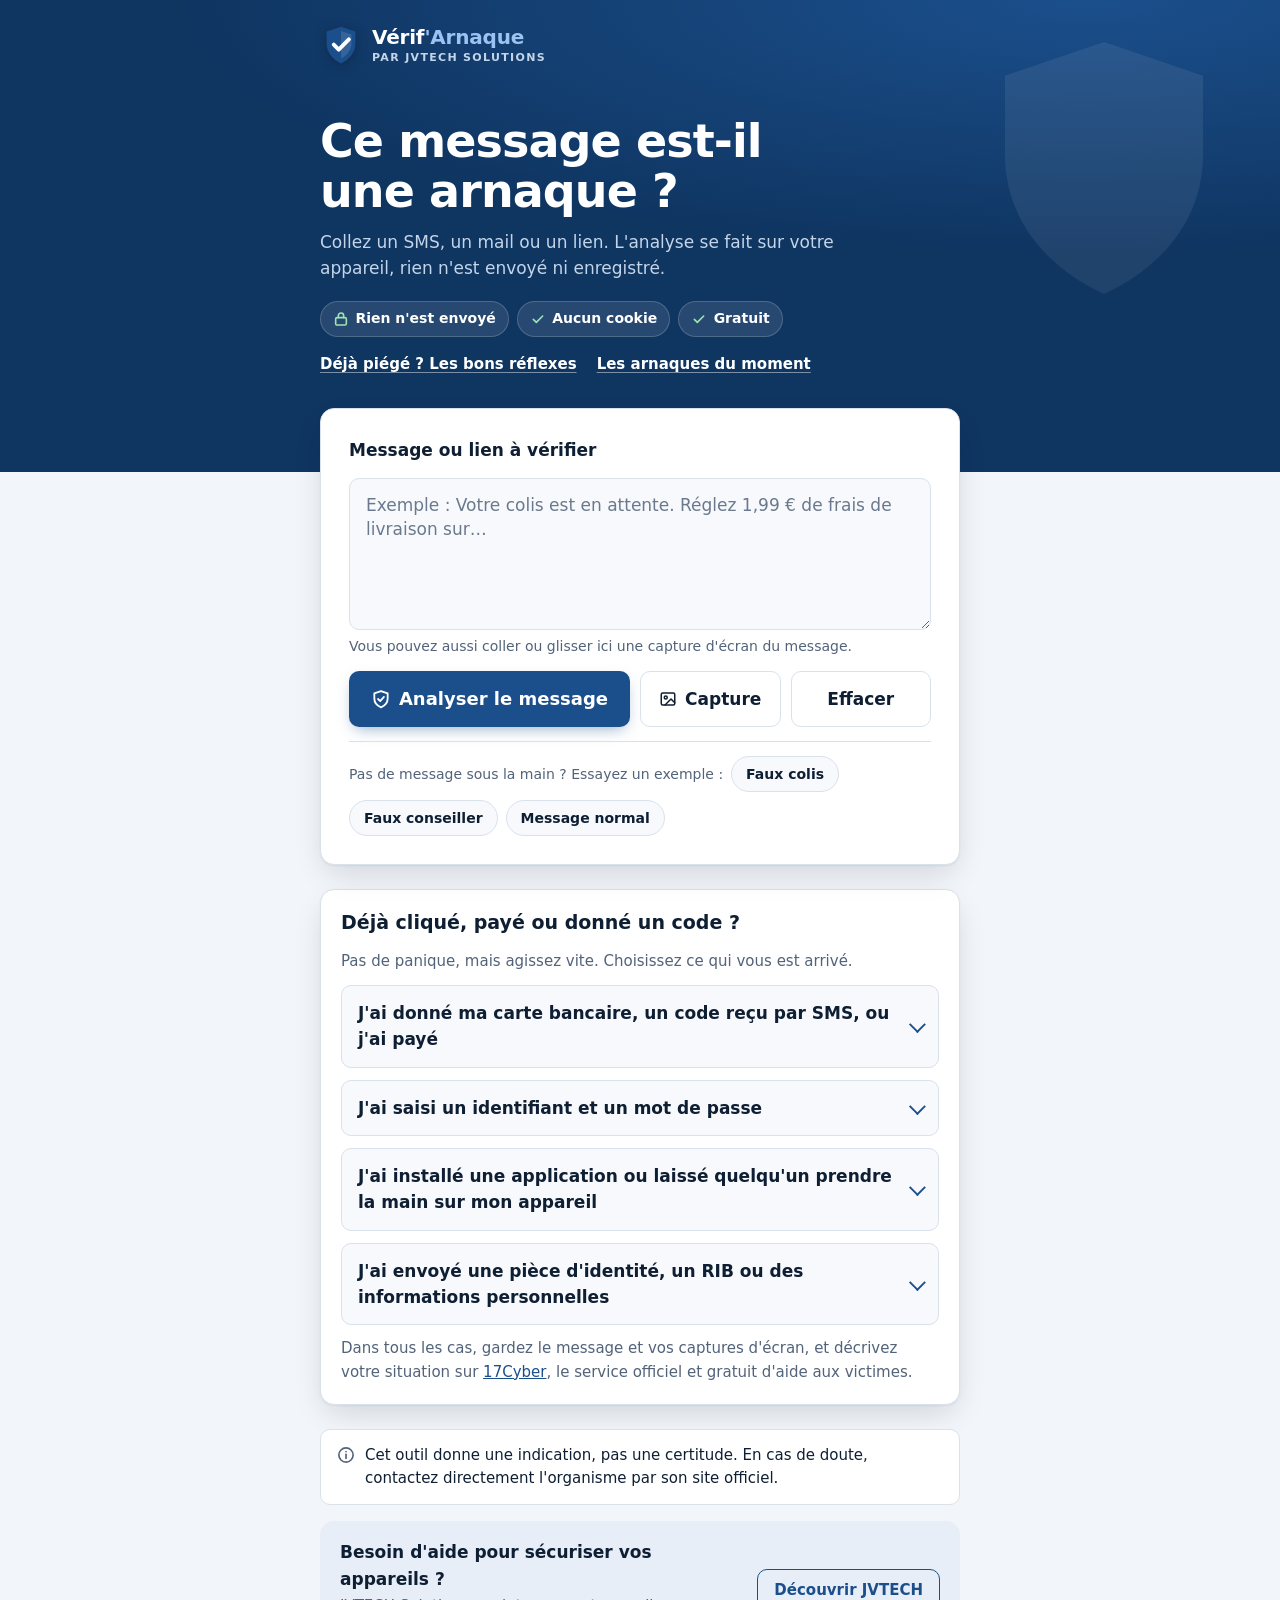
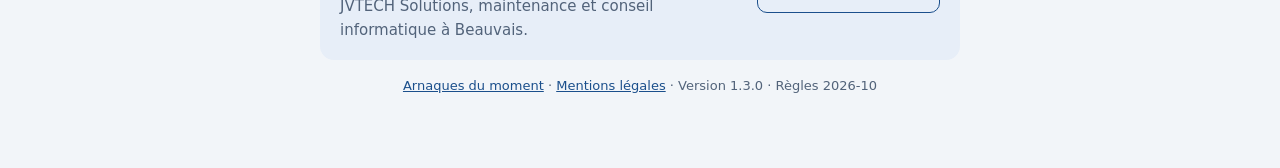
<file: index.html>
<!doctype html>
<html lang="fr">
<head>
<meta charset="utf-8">
<meta name="viewport" content="width=device-width, initial-scale=1, viewport-fit=cover">
<title>Ce message est-il une arnaque ?</title>
<link rel="icon" href="logo/logo-icone.svg" type="image/svg+xml">
<meta name="claude:viewport-fit-sides" content="cover">
<meta name="description" content="Collez un SMS, un mail ou un lien suspect : l'analyse se fait sur votre appareil, rien n'est envoyé ni enregistré. Une initiative de JVTECH Solutions.">
<meta name="robots" content="index,follow">
<meta name="theme-color" content="#0f3561">
<meta name="version" content="1.3.0">
<link rel="stylesheet" href="style.css">
<link rel="manifest" href="manifest.webmanifest">
<link rel="apple-touch-icon" href="logo/icone-180.png">
</head>
<body>
<header class="bandeau">
  <svg class="filigrane" viewBox="0 0 64 64" aria-hidden="true">
    <path d="M32 4 54 11.5V29c0 14.5-9.4 25.2-22 31-12.6-5.8-22-16.5-22-31V11.5z" fill="#ffffff"></path>
  </svg>
  <div class="conteneur">
    <a class="logo" href="./" aria-label="Vérif'Arnaque, par JVTECH Solutions">
      <svg viewBox="0 0 64 64" width="42" height="42" aria-hidden="true">
        <path d="M32 4 54 11.5V29c0 14.5-9.4 25.2-22 31-12.6-5.8-22-16.5-22-31V11.5z" fill="var(--marque)"></path>
        <path d="M32 10.5 48 16v13c0 10.6-6.5 18.6-16 23.6V10.5z" fill="#ffffff" fill-opacity=".12"></path>
        <path d="m21 31.5 7.5 7.5L44 23.5" fill="none" stroke="#ffffff" stroke-width="6" stroke-linecap="round" stroke-linejoin="round"></path>
      </svg>
      <span class="logo-texte"><span class="logo-nom">Vérif<span>'Arnaque</span></span><span class="logo-sous">par JVTECH Solutions</span></span>
    </a>
    <h1>Ce message est‑il une arnaque&nbsp;?</h1>
    <p class="sous-titre">Collez un SMS, un mail ou un lien. L'analyse se fait sur votre appareil, rien n'est envoyé ni enregistré.</p>
    <ul class="garanties">
      <li><svg width="16" height="16" viewBox="0 0 24 24" fill="none" stroke="currentColor" stroke-width="2.4" stroke-linecap="round" stroke-linejoin="round" aria-hidden="true"><rect x="4" y="10" width="16" height="11" rx="2"></rect><path d="M8 10V7a4 4 0 0 1 8 0v3"></path></svg>Rien n'est envoyé</li>
      <li><svg width="16" height="16" viewBox="0 0 24 24" fill="none" stroke="currentColor" stroke-width="2.4" stroke-linecap="round" stroke-linejoin="round" aria-hidden="true"><path d="m5 12.5 4.5 4.5L19 7.5"></path></svg>Aucun cookie</li>
      <li><svg width="16" height="16" viewBox="0 0 24 24" fill="none" stroke="currentColor" stroke-width="2.4" stroke-linecap="round" stroke-linejoin="round" aria-hidden="true"><path d="m5 12.5 4.5 4.5L19 7.5"></path></svg>Gratuit</li>
    </ul>
    <nav class="raccourcis" aria-label="Raccourcis">
      <a href="#deja-pris">Déjà piégé ? Les bons réflexes</a>
      <a href="arnaques.html">Les arnaques du moment</a>
    </nav>
  </div>
</header>

<main class="conteneur principal">

  <form class="carte saisie" id="formulaire" novalidate>
    <label for="message">Message ou lien à vérifier</label>
    <div class="depot" id="depot">
      <textarea id="message" name="message" autocomplete="off" autocorrect="off" spellcheck="false"
        placeholder="Exemple : Votre colis est en attente. Réglez 1,99 € de frais de livraison sur…"></textarea>
      <p class="depot-aide" id="depot-aide">Vous pouvez aussi coller ou glisser ici une capture d'écran du message.</p>
    </div>
    <div class="image-etat" id="image-etat" hidden>
      <img id="image-apercu" alt="Capture d'écran ajoutée">
      <p id="image-message" role="status"></p>
    </div>
    <p class="note" id="note-lien-image" hidden>Ce lien semble mener à une image. Nous ne l'ouvrons pas : ouvrir une image envoyée par un inconnu peut prévenir l'escroc que votre numéro ou votre adresse est actif. Faites plutôt une capture d'écran du message et ajoutez-la.</p>
    <p class="erreur" id="erreur" hidden>Collez d'abord un message ou un lien dans la zone ci-dessus.</p>
    <div class="actions">
      <button type="submit" class="btn-principal" id="analyser">
        <svg width="20" height="20" viewBox="0 0 24 24" fill="none" stroke="currentColor" stroke-width="2.2" stroke-linecap="round" stroke-linejoin="round" aria-hidden="true"><path d="M12 2.5 20 5.3v6.2c0 5-3.4 8.7-8 10.5-4.6-1.8-8-5.5-8-10.5V5.3z"></path><path d="m8.5 12 2.5 2.5 4.5-5"></path></svg>
        Analyser le message
      </button>
      <button type="button" class="btn-secondaire" id="ajouter-image">
        <svg width="18" height="18" viewBox="0 0 24 24" fill="none" stroke="currentColor" stroke-width="2" stroke-linecap="round" stroke-linejoin="round" aria-hidden="true"><rect x="3" y="4" width="18" height="16" rx="2"></rect><circle cx="9" cy="10" r="2"></circle><path d="m21 17-5-5-8 8"></path></svg>
        Capture
      </button>
      <button type="button" class="btn-secondaire" id="effacer">Effacer</button>
      <input type="file" id="fichier-image" accept="image/*" hidden>
    </div>
    <div class="exemples" id="exemples">
      <span>Pas de message sous la main ? Essayez un exemple :</span>
      <button type="button" id="ex-colis" data-exemple="colis">Faux colis</button>
      <button type="button" id="ex-banque" data-exemple="banque">Faux conseiller</button>
      <button type="button" id="ex-legitime" data-exemple="legitime">Message normal</button>
    </div>
  </form>

  <section class="resultat" id="resultat" aria-live="polite" hidden>
    <div class="carte verdict" id="verdict">
      <div class="verdict-tete">
        <span id="verdict-icone" aria-hidden="true"></span>
        <div class="verdict-texte">
          <span class="verdict-niveau" id="verdict-niveau"></span>
          <p id="verdict-message"></p>
        </div>
      </div>
      <div class="jauge" aria-hidden="true">
        <div class="jauge-barres"><span></span><span></span><span></span></div>
        <div class="jauge-libelles"><span>Faible</span><span>Moyen</span><span>Élevé</span></div>
        <p class="score" id="score"></p>
      </div>
    </div>

    <div class="carte bloc">
      <h2>Ce que nous avons repéré</h2>
      <ul class="raisons" id="raisons"></ul>
    </div>

    <div class="carte bloc">
      <h2>Que faire ?</h2>
      <ol class="gestes" id="gestes"></ol>
    </div>

    <div class="carte bloc partage">
      <h2>Prévenir un proche</h2>
      <p class="bloc-aide">Partagez le verdict à quelqu'un qui a reçu le même message. Le texte de votre message n'est pas inclus.</p>
      <div class="partage-boutons">
        <button type="button" class="btn-secondaire" id="partager">
          <svg width="18" height="18" viewBox="0 0 24 24" fill="none" stroke="currentColor" stroke-width="2" stroke-linecap="round" stroke-linejoin="round" aria-hidden="true"><circle cx="18" cy="5" r="2.5"></circle><circle cx="6" cy="12" r="2.5"></circle><circle cx="18" cy="19" r="2.5"></circle><path d="m8.2 10.8 7.6-4.4M8.2 13.2l7.6 4.4"></path></svg>
          Partager le résultat
        </button>
        <button type="button" class="btn-secondaire" id="copier">
          <svg width="18" height="18" viewBox="0 0 24 24" fill="none" stroke="currentColor" stroke-width="2" stroke-linecap="round" stroke-linejoin="round" aria-hidden="true"><rect x="8" y="8" width="12" height="12" rx="2"></rect><path d="M16 8V6a2 2 0 0 0-2-2H6a2 2 0 0 0-2 2v8a2 2 0 0 0 2 2h2"></path></svg>
          Copier
        </button>
      </div>
      <p class="partage-etat" id="partage-etat" role="status"></p>
    </div>
  </section>

  <section class="carte bloc victime" id="deja-pris" aria-labelledby="titre-deja-pris">
    <h2 id="titre-deja-pris">Déjà cliqué, payé ou donné un code&nbsp;?</h2>
    <p class="bloc-aide">Pas de panique, mais agissez vite. Choisissez ce qui vous est arrivé.</p>
    <details>
      <summary>J'ai donné ma carte bancaire, un code reçu par SMS, ou j'ai payé</summary>
      <ol class="gestes">
        <li><span><strong>Appelez tout de suite votre banque</strong> pour faire opposition sur votre carte : le numéro est au dos de la carte ou dans l'application. À défaut, le serveur interbancaire d'opposition répond 7 jours sur 7 au <a href="tel:+33892705705">0 892 705 705</a> (appel payant).</span></li>
        <li><span>Si quelqu'un vous appelle « de la part de votre banque », raccrochez et rappelez vous-même le numéro habituel.</span></li>
        <li><span>Demandez par écrit à votre banque de contester les paiements que vous n'avez pas autorisés.</span></li>
        <li><span>Portez plainte au commissariat ou à la gendarmerie avec vos captures d'écran. Pour un conseil, Info Escroqueries répond au <a href="tel:+33805805817">0 805 805 817</a> (appel gratuit).</span></li>
      </ol>
    </details>
    <details>
      <summary>J'ai saisi un identifiant et un mot de passe</summary>
      <ol class="gestes">
        <li><span><strong>Changez tout de suite ce mot de passe</strong>, en passant par le site ou l'application officielle, jamais par le lien du message.</span></li>
        <li><span>Changez-le aussi partout où vous utilisiez le même.</span></li>
        <li><span>Activez la double vérification (un code de confirmation à chaque connexion) si le service le propose.</span></li>
        <li><span>Vérifiez l'activité récente du compte et vos coordonnées (adresse mail, téléphone) : l'escroc a pu les changer.</span></li>
        <li><span>S'il s'agit de votre messagerie ou d'un réseau social, prévenez vos contacts de se méfier des messages envoyés en votre nom.</span></li>
      </ol>
    </details>
    <details>
      <summary>J'ai installé une application ou laissé quelqu'un prendre la main sur mon appareil</summary>
      <ol class="gestes">
        <li><span><strong>Raccrochez et coupez internet</strong> (mode avion ou Wi-Fi coupé).</span></li>
        <li><span>Désinstallez l'application installée à la demande de l'inconnu (AnyDesk, TeamViewer ou autre).</span></li>
        <li><span>Depuis un autre appareil, changez vos mots de passe importants : banque, messagerie.</span></li>
        <li><span>Prévenez votre banque, surtout si vous vous êtes connecté à votre compte pendant l'appel.</span></li>
        <li><span>Faites vérifier l'appareil avant de vous en resservir : <a href="https://jvtechsolutions.fr/" rel="noopener">JVTECH Solutions</a> peut le contrôler et le nettoyer.</span></li>
      </ol>
    </details>
    <details>
      <summary>J'ai envoyé une pièce d'identité, un RIB ou des informations personnelles</summary>
      <ol class="gestes">
        <li><span><strong>Portez plainte</strong> en joignant les preuves : le récépissé vous protégera si quelqu'un utilise votre identité.</span></li>
        <li><span>Méfiez-vous des appels qui suivront : les escrocs se servent de ces informations pour paraître crédibles.</span></li>
        <li><span>Surveillez vos comptes et votre courrier (crédits ou abonnements ouverts à votre nom).</span></li>
      </ol>
    </details>
    <p class="bloc-aide">Dans tous les cas, gardez le message et vos captures d'écran, et décrivez votre situation sur <a href="https://www.17cyber.gouv.fr/" rel="noopener">17Cyber</a>, le service officiel et gratuit d'aide aux victimes.</p>
  </section>

  <footer>
    <p class="avertissement">
      <svg width="18" height="18" viewBox="0 0 24 24" fill="none" stroke="currentColor" stroke-width="2.2" stroke-linecap="round" stroke-linejoin="round" aria-hidden="true"><circle cx="12" cy="12" r="9.5"></circle><path d="M12 11v5.5"></path><path d="M12 7.5h.01"></path></svg>
      <span>Cet outil donne une indication, pas une certitude. En cas de doute, contactez directement l'organisme par son site officiel.</span>
    </p>
    <div class="jvtech">
      <div>
        <strong>Besoin d'aide pour sécuriser vos appareils ?</strong>
        <span>JVTECH Solutions, maintenance et conseil informatique à Beauvais.</span>
      </div>
      <a href="https://jvtechsolutions.fr/" rel="noopener">Découvrir JVTECH</a>
    </div>
    <div class="installer" id="bloc-installer" hidden>
      <span>Gardez Vérif'Arnaque sur votre écran d'accueil, il marche même sans internet.</span>
      <button type="button" class="btn-secondaire" id="installer">Installer l'appli</button>
    </div>
    <p class="mentions"><a href="arnaques.html">Arnaques du moment</a> · <a href="https://jvtechsolutions.fr/mentions-legales/" rel="noopener">Mentions légales</a> · Version <span id="version-logiciel">1.3.0</span> · Règles <span id="version-regles">—</span></p>
  </footer>
</main>

<!-- Le fichier de règles se modifie sans toucher à cette page -->
<script src="regles.js"></script>
<!-- Lecture du texte des captures d'écran, sur l'appareil -->
<script src="lecture-image.js"></script>

<script id="moteur">
/* Moteur d'analyse : applique les règles de regles.js au texte collé.
   Tout se passe ici, dans le navigateur. Aucune requête réseau. */
var Detecteur = (function () {
  function normaliser(t) {
    return t.normalize("NFD").replace(/[̀-ͯ]/g, "")
      .toLowerCase().replace(/[’‘`´]/g, "'").replace(/ /g, " ");
  }
  function echapper(s) { return s.replace(/[.*+?^${}()|[\]\\]/g, "\\$&"); }
  function motVersRegex(m) {
    return new RegExp("(^|[^a-z0-9])(" + echapper(m).replace(/ +/g, "\\s+") + ")(?=$|[^a-z0-9])", "g");
  }

  // Une occurrence est-elle niée ? (« ne … jamais », « n'… », « aucun » dans le même bout de phrase)
  function estNiee(texte, index) {
    var avant = texte.slice(Math.max(0, index - 70), index);
    var morceaux = avant.split(/[.,;:!?\n]/);
    var clause = morceaux[morceaux.length - 1];
    // « si vous ne payez pas… » est une menace, pas une négation rassurante
    if (/(^|[^a-z])si\s+(vous|tu)\s+n/.test(clause)) return false;
    return /(^|[^a-z])(n'|(ne|jamais|aucun|aucune)([^a-z]|$))/.test(clause);
  }

  function chercher(signal, norm, orig) {
    var tests = [];
    (signal.mots || []).forEach(function (m) { tests.push({ re: motVersRegex(m), mot: true }); });
    (signal.motifs || []).forEach(function (m) { tests.push({ re: new RegExp(m, "g"), mot: false }); });
    for (var i = 0; i < tests.length; i++) {
      var re = tests[i].re, r;
      while ((r = re.exec(norm)) !== null) {
        var debut = tests[i].mot ? r.index + r[1].length : r.index;
        var trouve = tests[i].mot ? r[2] : r[0];
        if (!signal.negation || !estNiee(norm, debut)) {
          // Extrait du texte d'origine (avec ses accents) quand les positions correspondent
          return (orig.length === norm.length ? orig.substr(debut, trouve.length) : trouve).trim();
        }
        if (re.lastIndex === r.index) re.lastIndex++;
      }
    }
    return null;
  }

  function extraireLiens(texte, R) {
    var liens = [], vus = {};
    var reUrl = /\b((?:https?:\/\/|www\.)[^\s<>"'«»]+)/gi;
    var tld = R.extensionsConnues.concat(R.extensionsDouteuses).join("|");
    var reNu = new RegExp("(^|[\\s(«\"'])((?:[a-z0-9-]+\\.)+(?:" + tld + ")(?:\\/[^\\s<>\"'«»]*)?)(?=$|[\\s)»\"',;!?]|\\.(?:\\s|$))", "gi");
    var m;
    function ajouter(brut) {
      brut = brut.replace(/[.,;:!?)»]+$/, "");
      var schema = /^https?:\/\//i.test(brut) ? brut.split(":")[0].toLowerCase() : null;
      var sans = brut.replace(/^https?:\/\//i, "");
      var hote = sans.split(/[\/?#]/)[0].split("@").pop().split(":")[0].toLowerCase().replace(/\.$/, "");
      if (!hote || vus[hote + schema]) return;
      vus[hote + schema] = true;
      liens.push({ brut: brut, schema: schema, hote: hote });
    }
    while ((m = reUrl.exec(texte)) !== null) ajouter(m[1]);
    while ((m = reNu.exec(texte)) !== null) {
      if (/@/.test(texte.slice(Math.max(0, m.index - 1), m.index + m[0].length).split(/\s/).pop() || "")) continue; // adresse e-mail
      ajouter(m[2]);
    }
    return liens;
  }

  function finitPar(hote, domaine) { return hote === domaine || hote.slice(-(domaine.length + 1)) === "." + domaine; }
  function sosies(s) { return s.replace(/0/g, "o").replace(/1/g, "l").replace(/3/g, "e").replace(/4/g, "a").replace(/5/g, "s").replace(/rn/g, "m"); }

  function examinerLien(l, R) {
    var res = {};
    var hote = l.hote;
    var estIP = /^\d{1,3}(\.\d{1,3}){3}$/.test(hote);
    if (l.schema === "http" || estIP) res.http_ip = l.schema === "http" ? "lien en http, sans le « s » de sécurité : " + l.brut : "adresse chiffrée : " + hote;
    if (R.raccourcisseurs.some(function (d) { return finitPar(hote, d); })) { res.raccourci = hote; return res; }
    if (estIP) return res;

    var parties = hote.split(".");
    var ext = parties[parties.length - 1];
    var officiel = R.organismes.some(function (o) { return o.officiels.some(function (d) { return finitPar(hote, d); }); });
    if (!officiel) {
      var plat = sosies(hote.replace(/[.-]/g, ""));
      var morceaux = sosies(hote).split(/[.-]/);
      var imite = null;
      R.organismes.some(function (o) {
        return o.cles.some(function (c) {
          var ok = c.length >= 5 ? plat.indexOf(c) !== -1 : morceaux.indexOf(c) !== -1;
          if (ok) imite = o;
          return ok;
        });
      });
      var nomPrincipal = parties.length >= 2 ? parties[parties.length - 2] : hote;
      var raisons = [];
      if (imite) raisons.push("« " + hote + " » imite " + imite.nom + " mais n'est pas son site officiel (" + imite.officiels[0] + ")");
      if ((nomPrincipal.match(/-/g) || []).length >= 2) raisons.push("adresse faite de plusieurs tirets : " + hote);
      if ((hote.match(/\d/g) || []).length >= 4) raisons.push("adresse remplie de chiffres : " + hote);
      if (R.extensionsDouteuses.indexOf(ext) !== -1) raisons.push("extension peu utilisée par les organismes français (." + ext + ") : " + hote);
      if (/xn--/.test(hote)) raisons.push("adresse avec des caractères déguisés : " + hote);
      if (raisons.length) res.domaine_suspect = raisons[0];
    }
    return res;
  }

  function analyser(texte, R) {
    R = R || REGLES;
    texte = texte.normalize("NFC");
    var norm = normaliser(texte);
    var trouves = [];

    R.signaux.forEach(function (s) {
      var t = chercher(s, norm, texte);
      if (t) trouves.push({ id: s.id, points: s.points, raison: s.raison, conseil: s.conseil, extrait: "« " + t + " »" });
    });

    // Majuscules en excès (ajoutées au signal « formulation »)
    var lettres = texte.replace(/[^A-Za-zÀ-ÖØ-öø-ÿ]/g, "");
    var majs = lettres.replace(/[^A-ZÀ-ÖØ-Þ]/g, "");
    if (lettres.length >= R.majuscules.minLettres && majs.length / lettres.length > R.majuscules.ratio &&
        !trouves.some(function (t) { return t.id === "formulation"; })) {
      var f = R.signaux.filter(function (s) { return s.id === "formulation"; })[0];
      trouves.push({ id: "formulation", points: f.points, raison: f.raison, extrait: "beaucoup de majuscules" });
    }

    // Liens
    var liens = extraireLiens(texte, R);
    ["raccourci", "domaine_suspect", "http_ip"].forEach(function (cle) {
      for (var i = 0; i < liens.length; i++) {
        var r = examinerLien(liens[i], R);
        if (r[cle]) {
          trouves.push({ id: cle, points: R.liens[cle].points, raison: R.liens[cle].raison, extrait: r[cle] });
          break;
        }
      }
    });

    var score = trouves.reduce(function (a, t) { return a + t.points; }, 0);
    var niveau = score >= R.seuils.eleve ? "eleve" : score >= R.seuils.moyen ? "moyen" : "faible";
    var bloque = trouves.some(function (t) { return R.signauxBloquants.indexOf(t.id) !== -1; });
    if (niveau === "faible" && bloque) niveau = "moyen";
    trouves.sort(function (a, b) { return b.points - a.points; });
    return { niveau: niveau, score: score, signaux: trouves, liens: liens, regleSecurite: bloque && score < R.seuils.moyen };
  }

  return { analyser: analyser, normaliser: normaliser };
})();
if (typeof module !== "undefined") { module.exports = Detecteur; }
</script>

<script id="interface">
(function () {
  if (typeof document === "undefined") return;
  var TEXTES = {
    faible: { titre: "Risque faible", message: "Rien d'alarmant repéré. Restez prudent : en cas de doute, passez par le site officiel." },
    moyen:  { titre: "Risque moyen",  message: "Plusieurs signes douteux. Ne cliquez pas et ne répondez pas avant d'avoir vérifié auprès de l'organisme concerné." },
    eleve:  { titre: "Risque élevé",  message: "Ce message ressemble fortement à une arnaque. Ne cliquez sur rien, ne donnez aucun code et ne payez rien." }
  };
  var L = {
    l33700: '<a href="https://www.33700.fr/" rel="noopener">33700.fr</a>',
    cyber: '<a href="https://www.17cyber.gouv.fr/" rel="noopener">17Cyber</a>',
    spam: '<a href="https://www.signal-spam.fr/" rel="noopener">Signal Spam</a>'
  };
  var GESTES = {
    faible: [
      "En cas de doute, ne cliquez pas sur le lien : tapez vous-même l'adresse du site officiel ou passez par l'application habituelle.",
      "Un organisme sérieux ne vous demande jamais un code reçu par SMS, un mot de passe ou votre numéro de carte."
    ],
    moyen: [
      "Ne cliquez pas sur le lien et ne répondez pas.",
      "Vérifiez auprès de l'organisme par son site officiel ou son numéro habituel, jamais par celui indiqué dans le message.",
      "S'il s'agit d'un SMS, transférez-le gratuitement au 33700 (" + L.l33700 + ").",
      "S'il s'agit d'un mail, signalez-le sur " + L.spam + ".",
      "Vous avez déjà cliqué ou répondu ? <a href=\"#deja-pris\">Voici les bons réflexes</a>."
    ],
    eleve: [
      "Ne cliquez sur rien, ne donnez aucun code et ne payez rien.",
      "Transférez le SMS au 33700 (" + L.l33700 + ") ou signalez le mail sur " + L.spam + ", puis supprimez-le.",
      "Signalez l'arnaque sur " + L.cyber + ", le service officiel d'aide aux victimes.",
      "Si vous avez déjà saisi des informations bancaires ou un code, appelez tout de suite votre banque pour bloquer votre carte. <a href=\"#deja-pris\">Voir tous les bons réflexes</a>."
    ]
  };
  var ICONES = {
    faible: '<svg viewBox="0 0 24 24" fill="none" stroke="currentColor" stroke-width="2.2" stroke-linecap="round" stroke-linejoin="round"><circle cx="12" cy="12" r="9.5"></circle><path d="m7.5 12.5 3 3 6-6.5"></path></svg>',
    moyen: '<svg viewBox="0 0 24 24" fill="none" stroke="currentColor" stroke-width="2.2" stroke-linecap="round" stroke-linejoin="round"><path d="M12 3 2.5 20h19L12 3z"></path><path d="M12 10v4.5"></path><path d="M12 17.5h.01"></path></svg>',
    eleve: '<svg viewBox="0 0 24 24" fill="none" stroke="currentColor" stroke-width="2.2" stroke-linecap="round" stroke-linejoin="round"><path d="M8.2 2.5h7.6l5.7 5.7v7.6l-5.7 5.7H8.2l-5.7-5.7V8.2z"></path><path d="m9 9 6 6M15 9l-6 6"></path></svg>'
  };
  var EXEMPLES = {
    colis: "Chronopost : votre colis est en attente. Des frais de réexpédition de 1,99€ sont à régler sous 24h, faute de quoi il sera retourné à l'expéditeur : https://chronopost-livraison-suivi.top/fr",
    banque: "Bonjour, ici le service fraude de votre banque. Une opération suspecte de 1 450 € a été détectée sur votre compte. Pour l'annuler, communiquez-nous le code que vous allez recevoir par SMS et ne raccrochez pas.",
    legitime: "Bonjour, votre rendez-vous chez le Dr Martin est confirmé pour le mardi 21 octobre à 14 h 30. En cas d'empêchement, merci de prévenir le cabinet."
  };

  var champ = document.getElementById("message");
  var zone = document.getElementById("resultat");
  var erreur = document.getElementById("erreur");
  document.getElementById("version-regles").textContent = (window.REGLES && REGLES.version) || "inconnue";

  function echapperHTML(s) { return String(s).replace(/[&<>"]/g, function (c) { return { "&": "&amp;", "<": "&lt;", ">": "&gt;", '"': "&quot;" }[c]; }); }

  var dernier = null;
  function afficher(res) {
    var t = TEXTES[res.niveau];
    var v = document.getElementById("verdict");
    v.className = "carte verdict niveau-" + res.niveau;
    document.getElementById("verdict-icone").innerHTML = ICONES[res.niveau];
    document.getElementById("verdict-niveau").textContent = t.titre;
    document.getElementById("verdict-message").textContent = t.message;

    var ul = document.getElementById("raisons");
    if (res.signaux.length) {
      ul.innerHTML = res.signaux.map(function (s) {
        return "<li><span>" + echapperHTML(s.raison) + '</span><span class="points">+' + s.points + '</span><span class="extrait">Repéré : <code>' + echapperHTML(s.extrait) + "</code></span></li>";
      }).join("");
    } else {
      ul.innerHTML = '<li class="aucune">Aucun des signaux habituels des arnaques n\'a été trouvé.</li>';
    }
    var sc = res.score + " point" + (res.score > 1 ? "s" : "") + " de risque (0 à 2 faible, 3 à 5 moyen, 6 et plus élevé).";
    if (res.regleSecurite) sc += " Le message demande un code, un mot de passe ou un paiement : le risque ne peut pas être faible.";
    document.getElementById("score").textContent = sc;
    // Conseils propres aux signaux repérés, puis gestes du niveau
    var propres = res.signaux.filter(function (x) { return x.conseil; }).map(function (x) { return echapperHTML(x.conseil); });
    document.getElementById("gestes").innerHTML = propres.concat(GESTES[res.niveau]).map(function (g) { return "<li><span>" + g + "</span></li>"; }).join("");
    dernier = res;
    document.getElementById("partage-etat").textContent = "";
    zone.hidden = false;
  }

  document.getElementById("formulaire").addEventListener("submit", function (e) {
    e.preventDefault();
    var texte = champ.value.trim();
    if (!texte) { erreur.hidden = false; zone.hidden = true; champ.focus(); return; }
    erreur.hidden = true;
    verifierLienImage();
    afficher(Detecteur.analyser(texte, REGLES));
    zone.scrollIntoView({ behavior: "smooth", block: "start" });
  });
  document.getElementById("effacer").addEventListener("click", function () {
    champ.value = ""; zone.hidden = true; erreur.hidden = true;
    etatImage.hidden = true; apercu.removeAttribute("src"); noteLienImage.hidden = true;
    champ.focus();
  });

  /* Captures d'écran : le texte est lu sur l'appareil, l'image n'est jamais envoyée */
  var etatImage = document.getElementById("image-etat");
  var apercu = document.getElementById("image-apercu");
  var msgImage = document.getElementById("image-message");
  var noteLienImage = document.getElementById("note-lien-image");
  var depot = document.getElementById("depot");
  var fichier = document.getElementById("fichier-image");
  var lectureEnCours = false;

  function traiterImage(f) {
    if (!f || !/^image\//.test(f.type) || lectureEnCours) return;
    if (!window.LectureImage) { msgImage.textContent = "La lecture des images n'est pas disponible sur cette page."; etatImage.hidden = false; return; }
    lectureEnCours = true;
    erreur.hidden = true; zone.hidden = true; noteLienImage.hidden = true;
    if (apercu.src) URL.revokeObjectURL(apercu.src);
    apercu.src = URL.createObjectURL(f);
    etatImage.hidden = false;
    msgImage.textContent = "Lecture du texte de l'image sur votre appareil…";
    LectureImage.lire(f, function (p) {
      msgImage.textContent = "Lecture du texte de l'image sur votre appareil… " + Math.round(p * 100) + " %";
    }).then(function (r) {
      var texte = (r.texte || "").trim();
      var codes = r.codes;
      if (r.texte === null && !codes.length) {
        msgImage.textContent = "L'image n'a pas pu être lue. Essayez une autre capture, ou recopiez le message.";
        return;
      }
      if (!texte && !codes.length) {
        msgImage.textContent = "Aucun texte n'a pu être lu dans cette image. Essayez une capture plus nette, ou recopiez le message.";
        return;
      }
      // Le contenu du QR code est ajouté au texte pour que son lien soit analysé, sans jamais l'ouvrir
      codes.forEach(function (c) { texte += (texte ? "\n\n" : "") + "Lien du QR code : " + c; });
      champ.value = texte;
      msgImage.textContent = codes.length
        ? "QR code trouvé dans l'image : son contenu a été ajouté ci-dessus pour être vérifié. Nous ne l'avons pas ouvert, ne le scannez pas avant d'avoir lu le verdict."
        : "Texte lu dans l'image et placé ci-dessus. La lecture peut faire des erreurs : corrigez-le si besoin, puis relancez l'analyse.";
      afficher(Detecteur.analyser(texte, REGLES));
      zone.scrollIntoView({ behavior: "smooth", block: "start" });
    }).catch(function () {}).then(function () { lectureEnCours = false; });
  }

  document.getElementById("ajouter-image").addEventListener("click", function () { fichier.click(); });
  fichier.addEventListener("change", function () { traiterImage(fichier.files[0]); fichier.value = ""; });
  champ.addEventListener("paste", function (e) {
    var items = (e.clipboardData && e.clipboardData.items) || [];
    for (var i = 0; i < items.length; i++) {
      if (items[i].kind === "file" && /^image\//.test(items[i].type)) { e.preventDefault(); traiterImage(items[i].getAsFile()); return; }
    }
  });
  ["dragenter", "dragover"].forEach(function (t) {
    depot.addEventListener(t, function (e) { e.preventDefault(); depot.classList.add("survol"); });
  });
  ["dragleave", "drop"].forEach(function (t) {
    depot.addEventListener(t, function () { depot.classList.remove("survol"); });
  });
  depot.addEventListener("drop", function (e) {
    var f = e.dataTransfer && e.dataTransfer.files && e.dataTransfer.files[0];
    if (f && /^image\//.test(f.type)) { e.preventDefault(); traiterImage(f); }
  });

  // Lien vers une image : on prévient sans l'ouvrir
  var reLienImage = /(https?:\/\/|www\.)\S+\.(jpe?g|png|gif|webp|heic|bmp)(\?\S*)?(\s|$)/i;
  function verifierLienImage() { noteLienImage.hidden = !reLienImage.test(champ.value + " "); }
  champ.addEventListener("input", verifierLienImage);
  document.getElementById("exemples").addEventListener("click", function (e) {
    var b = e.target.closest("button[data-exemple]");
    if (!b) return;
    champ.value = EXEMPLES[b.getAttribute("data-exemple")];
    erreur.hidden = true;
    afficher(Detecteur.analyser(champ.value, REGLES));
  });

  /* Partage du verdict : seuls le niveau et les raisons partent, jamais le message */
  var etatPartage = document.getElementById("partage-etat");
  var adresseSite = /^https?:$/.test(location.protocol) && window.top === window ? location.origin + location.pathname.replace(/index\.html$/, "") : "";
  function texteResultat() {
    var t = "Vérif'Arnaque : " + TEXTES[dernier.niveau].titre.toLowerCase() + " pour ce message.";
    if (dernier.signaux.length) t += "\n" + dernier.signaux.map(function (s) { return "• " + s.raison; }).join("\n");
    t += "\n" + TEXTES[dernier.niveau].message;
    t += "\nVérifiez vos messages gratuitement, rien n'est envoyé" + (adresseSite ? " : " + adresseSite : " sur Vérif'Arnaque de JVTECH Solutions.");
    return t;
  }
  function copier(t) {
    var ok = function () { etatPartage.textContent = "Résultat copié : collez-le dans un SMS ou un mail."; };
    if (navigator.clipboard && window.isSecureContext) {
      return navigator.clipboard.writeText(t).then(ok, function () { copierAncien(t) ? ok() : echec(); });
    }
    copierAncien(t) ? ok() : echec();
  }
  function copierAncien(t) {
    var z = document.createElement("textarea");
    z.value = t; z.setAttribute("readonly", ""); z.style.position = "fixed"; z.style.opacity = "0";
    document.body.appendChild(z); z.select();
    var ok = false; try { ok = document.execCommand("copy"); } catch (e) {}
    document.body.removeChild(z);
    return ok;
  }
  function echec() { etatPartage.textContent = "La copie n'a pas marché sur cet appareil."; }
  document.getElementById("copier").addEventListener("click", function () { if (dernier) copier(texteResultat()); });
  document.getElementById("partager").addEventListener("click", function () {
    if (!dernier) return;
    var t = texteResultat();
    if (navigator.share) {
      navigator.share({ title: "Vérif'Arnaque", text: t }).catch(function (e) { if (e && e.name !== "AbortError") copier(t); });
    } else copier(t);
  });

  /* Installation sur l'écran d'accueil et fonctionnement hors connexion */
  var invite = null;
  var blocInstaller = document.getElementById("bloc-installer");
  window.addEventListener("beforeinstallprompt", function (e) { e.preventDefault(); invite = e; blocInstaller.hidden = false; });
  window.addEventListener("appinstalled", function () { blocInstaller.hidden = true; });
  document.getElementById("installer").addEventListener("click", function () {
    if (!invite) return;
    invite.prompt();
    invite.userChoice.then(function () { invite = null; blocInstaller.hidden = true; });
  });
  var local = location.hostname === "localhost" || location.hostname === "127.0.0.1";
  if ("serviceWorker" in navigator && window.top === window && (location.protocol === "https:" || local)) {
    navigator.serviceWorker.register("sw.js").catch(function () {});
  }

  /* Message ou capture partagé depuis une autre appli (appli installée sur Android).
     Le service de la page le garde sur l'appareil le temps de l'afficher ici. */
  if (/[?&]partage=1/.test(location.search) && window.caches) {
    history.replaceState(null, "", location.pathname);
    caches.open("verif-partage").then(function (c) {
      return Promise.all([c.match("texte"), c.match("image")]).then(function (r) {
        c.delete("texte"); c.delete("image");
        return Promise.all([r[0] ? r[0].text() : "", r[1] ? r[1].blob() : null]);
      });
    }).then(function (r) {
      if (r[1] && /^image\//.test(r[1].type)) { traiterImage(r[1]); return; }
      if (r[0].trim()) {
        champ.value = r[0].trim();
        verifierLienImage();
        afficher(Detecteur.analyser(champ.value, REGLES));
      }
    }).catch(function () {});
  }

})();
</script>
</body>
</html>
</file>
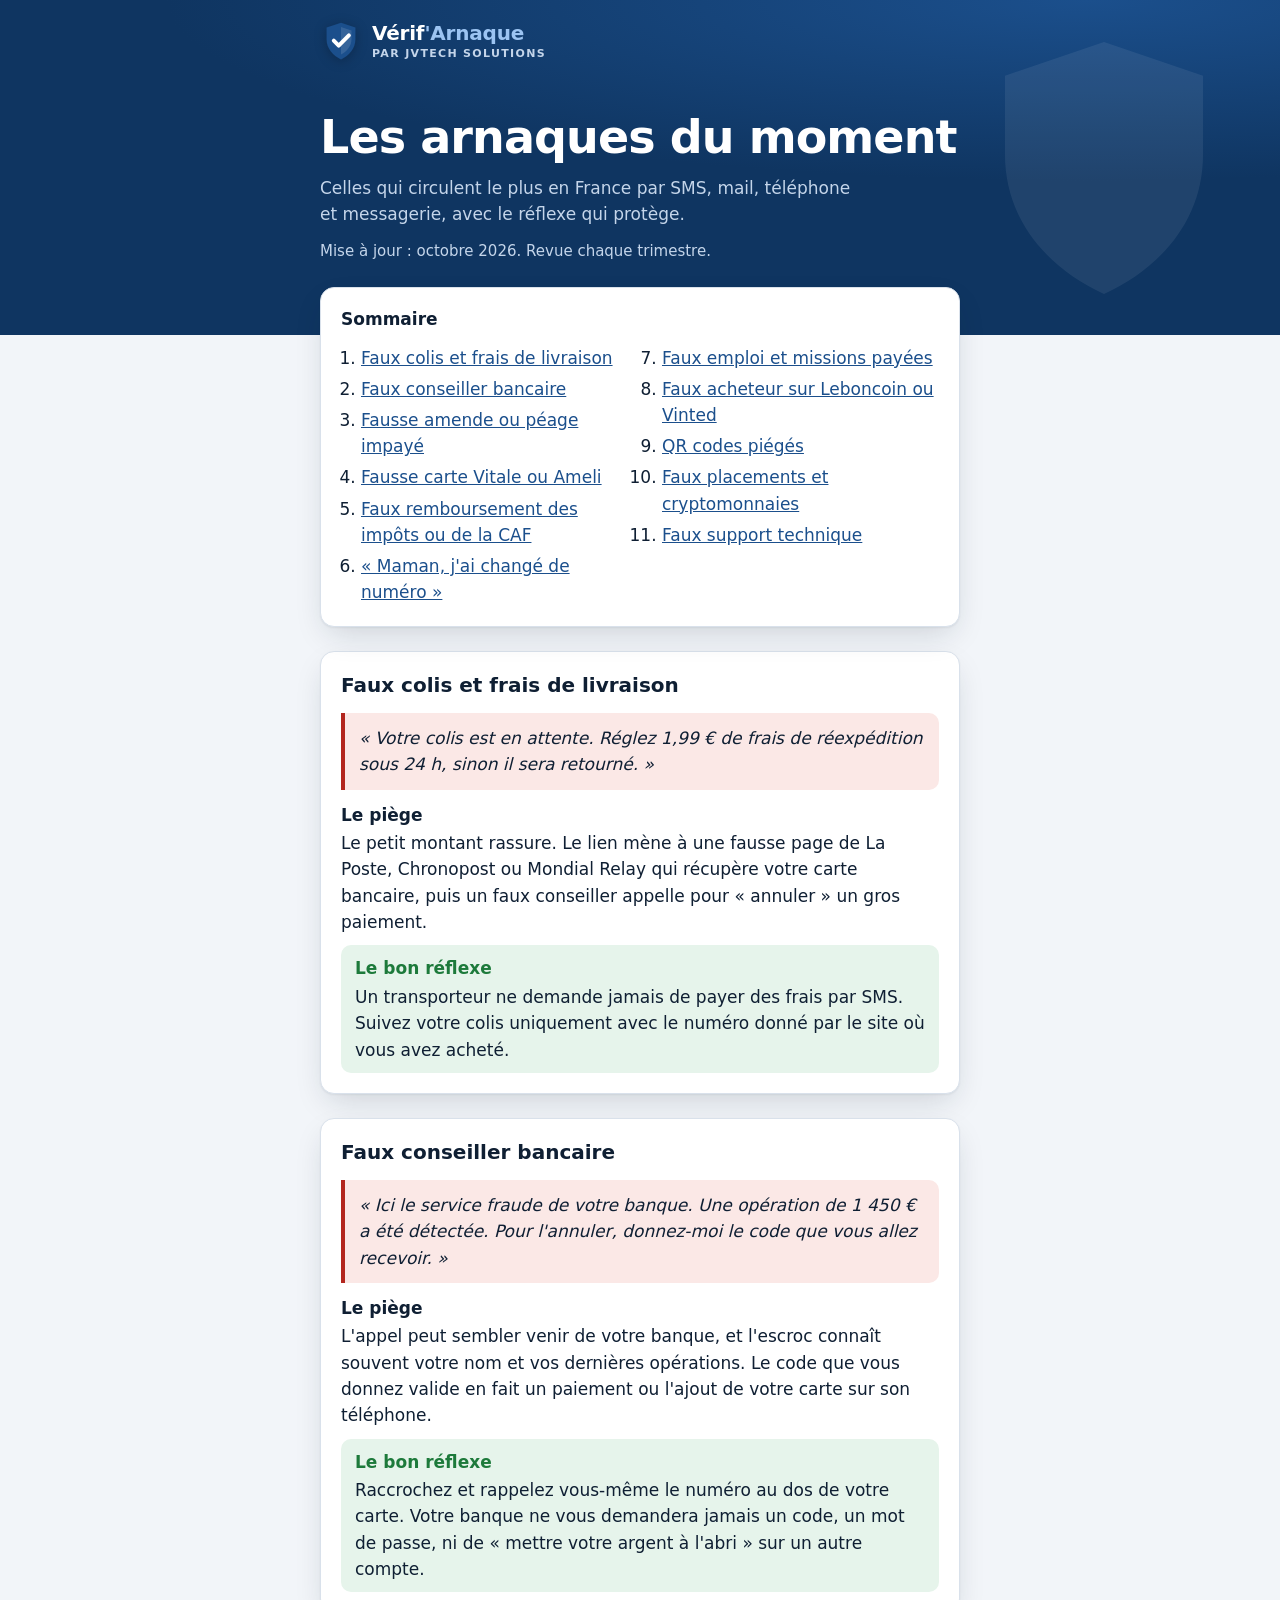
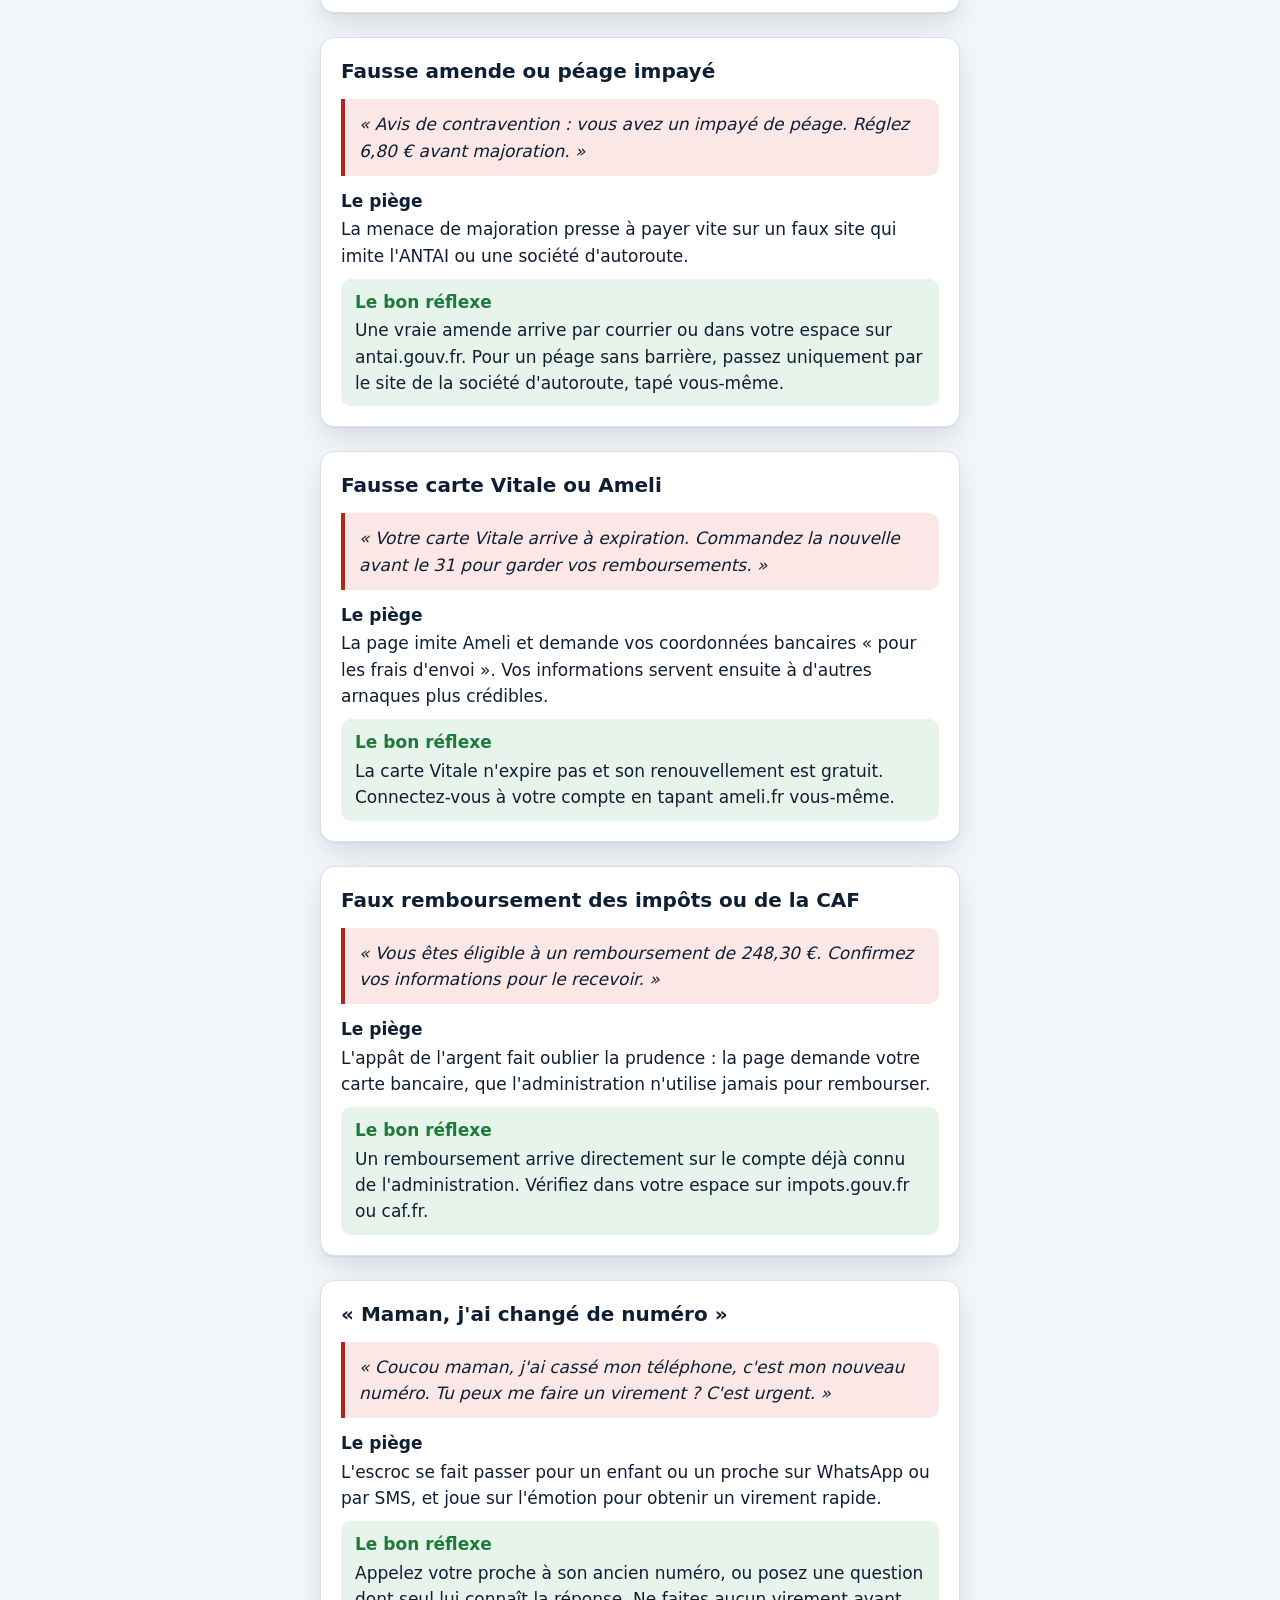
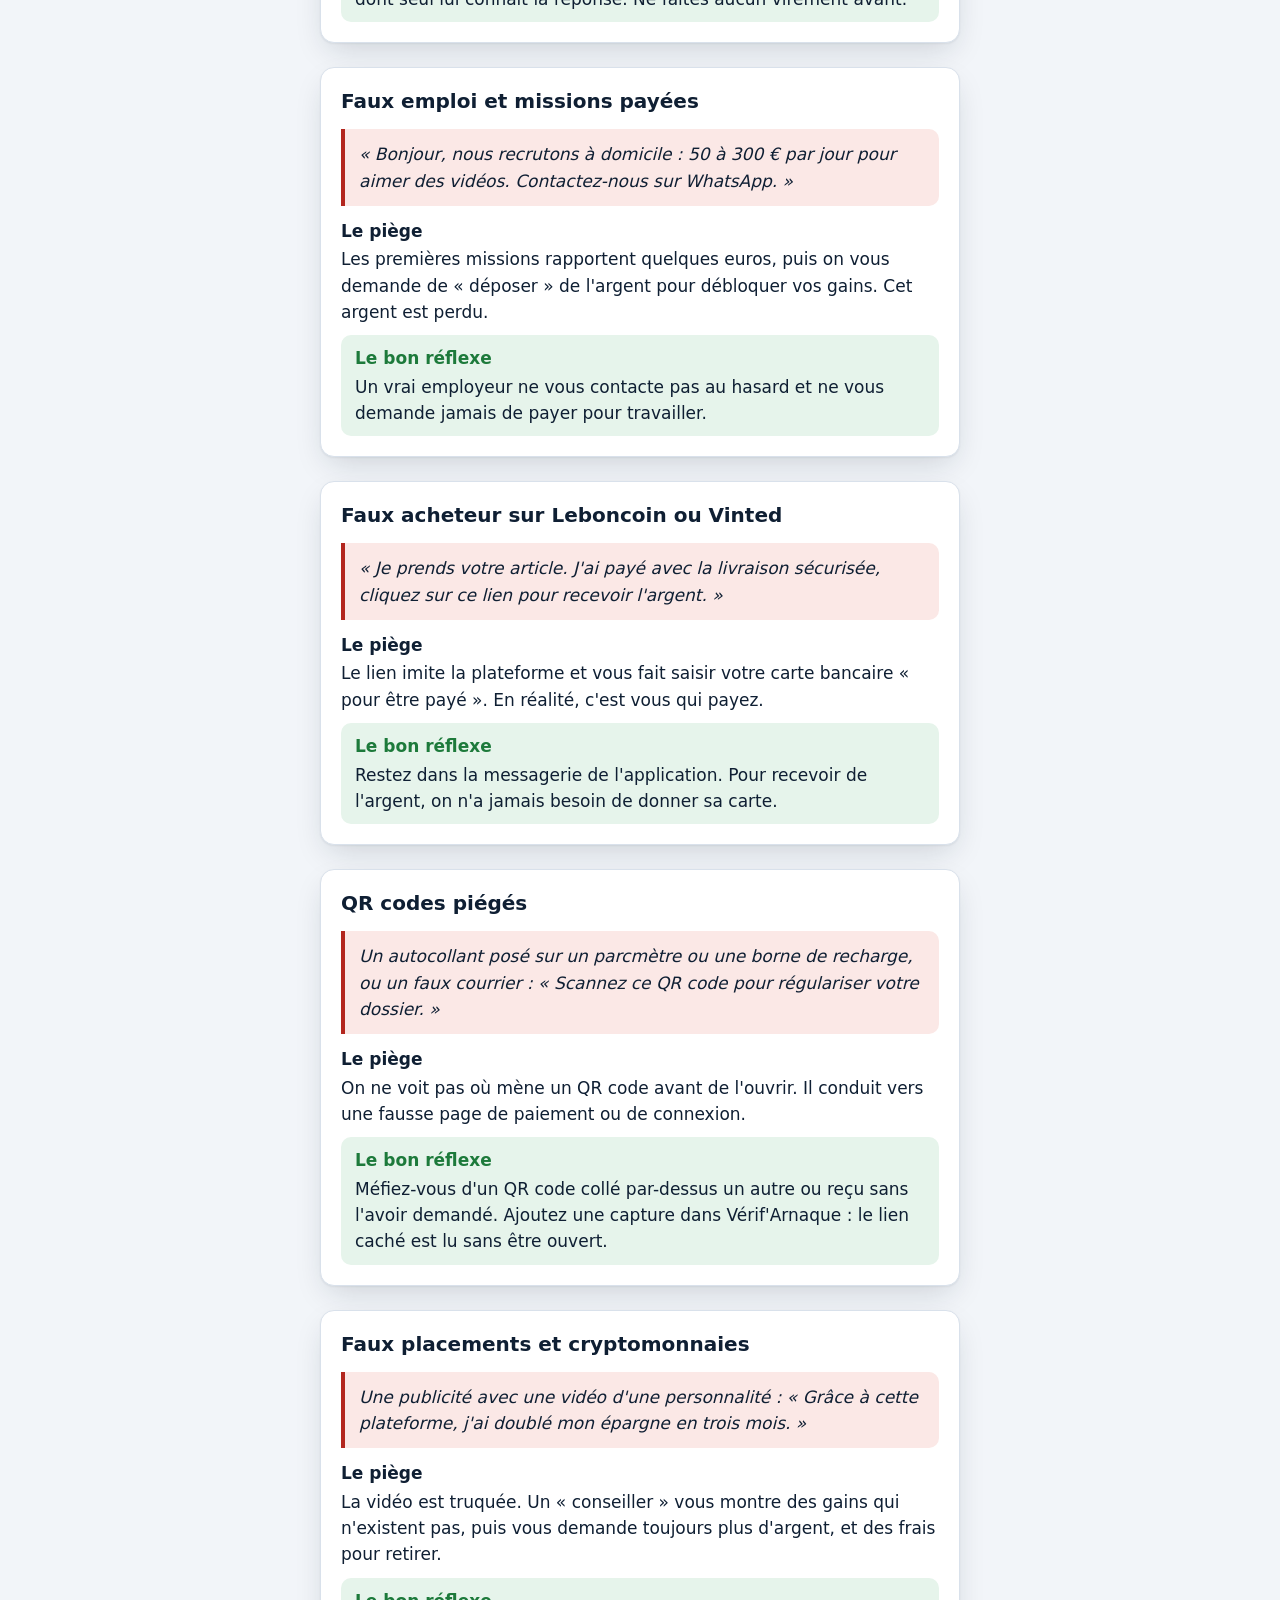
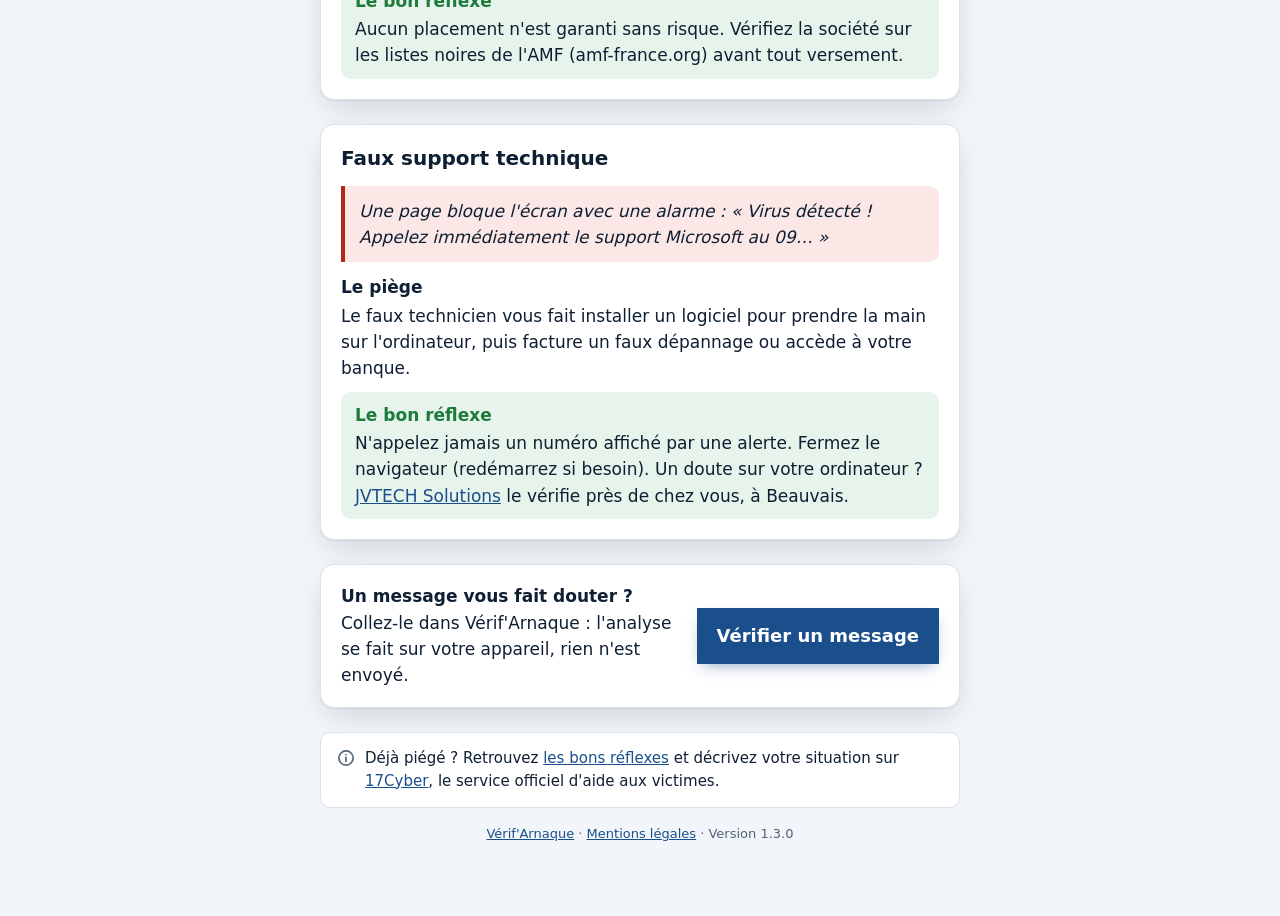
<file: arnaques.html>
<!doctype html>
<html lang="fr">
<head>
<meta charset="utf-8">
<meta name="viewport" content="width=device-width, initial-scale=1, viewport-fit=cover">
<title>Les arnaques du moment par SMS, mail et téléphone</title>
<link rel="icon" href="logo/logo-icone.svg" type="image/svg+xml">
<meta name="description" content="Faux colis, faux conseiller bancaire, fausse amende, faux proche, QR codes piégés : les arnaques qui circulent en France en ce moment, comment les reconnaître et le bon réflexe. Par JVTECH Solutions.">
<meta name="robots" content="index,follow">
<meta name="theme-color" content="#0f3561">
<meta name="version" content="1.3.0">
<link rel="stylesheet" href="style.css">
<link rel="manifest" href="manifest.webmanifest">
<link rel="apple-touch-icon" href="logo/icone-180.png">
<style>
/* Propre à cette page : le sommaire et les fiches d'arnaques */
.bandeau .conteneur { padding-block: 1.25rem 4.5rem; }
.sommaire { margin-top: -3rem; position: relative; padding: 1.125rem 1.25rem; }
.sommaire h2 { font-size: 1.0625rem; margin: 0 0 .625rem; }
.sommaire ol { margin: 0; padding-left: 1.25rem; columns: 2 14rem; column-gap: 1.5rem; }
.sommaire li { padding: .15rem 0; break-inside: avoid; }
.fiche { padding: 1.125rem 1.25rem 1.25rem; display: flex; flex-direction: column; gap: .75rem; scroll-margin-top: 1rem; }
.fiche h2 { font-size: 1.25rem; margin: 0; }
.fiche .exemple {
  margin: 0; padding: .75rem .875rem; border-left: 4px solid var(--risk);
  background: var(--risk-bg); border-radius: 0 10px 10px 0; font-style: italic;
}
.fiche dl { margin: 0; display: flex; flex-direction: column; gap: .625rem; }
.fiche dt { font-weight: 700; }
.fiche dd { margin: .125rem 0 0; }
.fiche .reflexe { background: var(--ok-bg); border-radius: 10px; padding: .625rem .875rem; }
.fiche .reflexe dt { color: var(--ok); }
.appel {
  display: flex; flex-wrap: wrap; align-items: center; justify-content: space-between; gap: .875rem 1.25rem;
  padding: 1.125rem 1.25rem;
}
.appel p { margin: 0; flex: 1 1 16rem; }
.appel a.btn-principal { text-decoration: none; flex: none; padding-inline: 1.25rem; }
.mise-a-jour { margin: .75rem 0 0; color: var(--hero-muted); font-size: .9375rem; }
</style>
</head>
<body>
<header class="bandeau">
  <svg class="filigrane" viewBox="0 0 64 64" aria-hidden="true">
    <path d="M32 4 54 11.5V29c0 14.5-9.4 25.2-22 31-12.6-5.8-22-16.5-22-31V11.5z" fill="#ffffff"></path>
  </svg>
  <div class="conteneur">
    <a class="logo" href="./" aria-label="Vérif'Arnaque, retour à l'accueil">
      <svg viewBox="0 0 64 64" width="42" height="42" aria-hidden="true">
        <path d="M32 4 54 11.5V29c0 14.5-9.4 25.2-22 31-12.6-5.8-22-16.5-22-31V11.5z" fill="var(--marque)"></path>
        <path d="M32 10.5 48 16v13c0 10.6-6.5 18.6-16 23.6V10.5z" fill="#ffffff" fill-opacity=".12"></path>
        <path d="m21 31.5 7.5 7.5L44 23.5" fill="none" stroke="#ffffff" stroke-width="6" stroke-linecap="round" stroke-linejoin="round"></path>
      </svg>
      <span class="logo-texte"><span class="logo-nom">Vérif<span>'Arnaque</span></span><span class="logo-sous">par JVTECH Solutions</span></span>
    </a>
    <h1>Les arnaques du moment</h1>
    <p class="sous-titre">Celles qui circulent le plus en France par SMS, mail, téléphone et messagerie, avec le réflexe qui protège.</p>
    <p class="mise-a-jour">Mise à jour : octobre 2026. Revue chaque trimestre.</p>
  </div>
</header>

<main class="conteneur principal">

  <nav class="carte sommaire" aria-labelledby="titre-sommaire">
    <h2 id="titre-sommaire">Sommaire</h2>
    <ol>
      <li><a href="#colis">Faux colis et frais de livraison</a></li>
      <li><a href="#banque">Faux conseiller bancaire</a></li>
      <li><a href="#amende">Fausse amende ou péage impayé</a></li>
      <li><a href="#ameli">Fausse carte Vitale ou Ameli</a></li>
      <li><a href="#remboursement">Faux remboursement des impôts ou de la CAF</a></li>
      <li><a href="#proche">« Maman, j'ai changé de numéro »</a></li>
      <li><a href="#emploi">Faux emploi et missions payées</a></li>
      <li><a href="#acheteur">Faux acheteur sur Leboncoin ou Vinted</a></li>
      <li><a href="#qr">QR codes piégés</a></li>
      <li><a href="#placement">Faux placements et cryptomonnaies</a></li>
      <li><a href="#support">Faux support technique</a></li>
    </ol>
  </nav>

  <article class="carte fiche" id="colis">
    <h2>Faux colis et frais de livraison</h2>
    <p class="exemple">« Votre colis est en attente. Réglez 1,99 € de frais de réexpédition sous 24 h, sinon il sera retourné. »</p>
    <dl>
      <div><dt>Le piège</dt><dd>Le petit montant rassure. Le lien mène à une fausse page de La Poste, Chronopost ou Mondial Relay qui récupère votre carte bancaire, puis un faux conseiller appelle pour « annuler » un gros paiement.</dd></div>
      <div class="reflexe"><dt>Le bon réflexe</dt><dd>Un transporteur ne demande jamais de payer des frais par SMS. Suivez votre colis uniquement avec le numéro donné par le site où vous avez acheté.</dd></div>
    </dl>
  </article>

  <article class="carte fiche" id="banque">
    <h2>Faux conseiller bancaire</h2>
    <p class="exemple">« Ici le service fraude de votre banque. Une opération de 1 450 € a été détectée. Pour l'annuler, donnez-moi le code que vous allez recevoir. »</p>
    <dl>
      <div><dt>Le piège</dt><dd>L'appel peut sembler venir de votre banque, et l'escroc connaît souvent votre nom et vos dernières opérations. Le code que vous donnez valide en fait un paiement ou l'ajout de votre carte sur son téléphone.</dd></div>
      <div class="reflexe"><dt>Le bon réflexe</dt><dd>Raccrochez et rappelez vous-même le numéro au dos de votre carte. Votre banque ne vous demandera jamais un code, un mot de passe, ni de « mettre votre argent à l'abri » sur un autre compte.</dd></div>
    </dl>
  </article>

  <article class="carte fiche" id="amende">
    <h2>Fausse amende ou péage impayé</h2>
    <p class="exemple">« Avis de contravention : vous avez un impayé de péage. Réglez 6,80 € avant majoration. »</p>
    <dl>
      <div><dt>Le piège</dt><dd>La menace de majoration presse à payer vite sur un faux site qui imite l'ANTAI ou une société d'autoroute.</dd></div>
      <div class="reflexe"><dt>Le bon réflexe</dt><dd>Une vraie amende arrive par courrier ou dans votre espace sur antai.gouv.fr. Pour un péage sans barrière, passez uniquement par le site de la société d'autoroute, tapé vous-même.</dd></div>
    </dl>
  </article>

  <article class="carte fiche" id="ameli">
    <h2>Fausse carte Vitale ou Ameli</h2>
    <p class="exemple">« Votre carte Vitale arrive à expiration. Commandez la nouvelle avant le 31 pour garder vos remboursements. »</p>
    <dl>
      <div><dt>Le piège</dt><dd>La page imite Ameli et demande vos coordonnées bancaires « pour les frais d'envoi ». Vos informations servent ensuite à d'autres arnaques plus crédibles.</dd></div>
      <div class="reflexe"><dt>Le bon réflexe</dt><dd>La carte Vitale n'expire pas et son renouvellement est gratuit. Connectez-vous à votre compte en tapant ameli.fr vous-même.</dd></div>
    </dl>
  </article>

  <article class="carte fiche" id="remboursement">
    <h2>Faux remboursement des impôts ou de la CAF</h2>
    <p class="exemple">« Vous êtes éligible à un remboursement de 248,30 €. Confirmez vos informations pour le recevoir. »</p>
    <dl>
      <div><dt>Le piège</dt><dd>L'appât de l'argent fait oublier la prudence : la page demande votre carte bancaire, que l'administration n'utilise jamais pour rembourser.</dd></div>
      <div class="reflexe"><dt>Le bon réflexe</dt><dd>Un remboursement arrive directement sur le compte déjà connu de l'administration. Vérifiez dans votre espace sur impots.gouv.fr ou caf.fr.</dd></div>
    </dl>
  </article>

  <article class="carte fiche" id="proche">
    <h2>« Maman, j'ai changé de numéro »</h2>
    <p class="exemple">« Coucou maman, j'ai cassé mon téléphone, c'est mon nouveau numéro. Tu peux me faire un virement ? C'est urgent. »</p>
    <dl>
      <div><dt>Le piège</dt><dd>L'escroc se fait passer pour un enfant ou un proche sur WhatsApp ou par SMS, et joue sur l'émotion pour obtenir un virement rapide.</dd></div>
      <div class="reflexe"><dt>Le bon réflexe</dt><dd>Appelez votre proche à son ancien numéro, ou posez une question dont seul lui connaît la réponse. Ne faites aucun virement avant.</dd></div>
    </dl>
  </article>

  <article class="carte fiche" id="emploi">
    <h2>Faux emploi et missions payées</h2>
    <p class="exemple">« Bonjour, nous recrutons à domicile : 50 à 300 € par jour pour aimer des vidéos. Contactez-nous sur WhatsApp. »</p>
    <dl>
      <div><dt>Le piège</dt><dd>Les premières missions rapportent quelques euros, puis on vous demande de « déposer » de l'argent pour débloquer vos gains. Cet argent est perdu.</dd></div>
      <div class="reflexe"><dt>Le bon réflexe</dt><dd>Un vrai employeur ne vous contacte pas au hasard et ne vous demande jamais de payer pour travailler.</dd></div>
    </dl>
  </article>

  <article class="carte fiche" id="acheteur">
    <h2>Faux acheteur sur Leboncoin ou Vinted</h2>
    <p class="exemple">« Je prends votre article. J'ai payé avec la livraison sécurisée, cliquez sur ce lien pour recevoir l'argent. »</p>
    <dl>
      <div><dt>Le piège</dt><dd>Le lien imite la plateforme et vous fait saisir votre carte bancaire « pour être payé ». En réalité, c'est vous qui payez.</dd></div>
      <div class="reflexe"><dt>Le bon réflexe</dt><dd>Restez dans la messagerie de l'application. Pour recevoir de l'argent, on n'a jamais besoin de donner sa carte.</dd></div>
    </dl>
  </article>

  <article class="carte fiche" id="qr">
    <h2>QR codes piégés</h2>
    <p class="exemple">Un autocollant posé sur un parcmètre ou une borne de recharge, ou un faux courrier : « Scannez ce QR code pour régulariser votre dossier. »</p>
    <dl>
      <div><dt>Le piège</dt><dd>On ne voit pas où mène un QR code avant de l'ouvrir. Il conduit vers une fausse page de paiement ou de connexion.</dd></div>
      <div class="reflexe"><dt>Le bon réflexe</dt><dd>Méfiez-vous d'un QR code collé par-dessus un autre ou reçu sans l'avoir demandé. Ajoutez une capture dans Vérif'Arnaque : le lien caché est lu sans être ouvert.</dd></div>
    </dl>
  </article>

  <article class="carte fiche" id="placement">
    <h2>Faux placements et cryptomonnaies</h2>
    <p class="exemple">Une publicité avec une vidéo d'une personnalité : « Grâce à cette plateforme, j'ai doublé mon épargne en trois mois. »</p>
    <dl>
      <div><dt>Le piège</dt><dd>La vidéo est truquée. Un « conseiller » vous montre des gains qui n'existent pas, puis vous demande toujours plus d'argent, et des frais pour retirer.</dd></div>
      <div class="reflexe"><dt>Le bon réflexe</dt><dd>Aucun placement n'est garanti sans risque. Vérifiez la société sur les listes noires de l'AMF (amf-france.org) avant tout versement.</dd></div>
    </dl>
  </article>

  <article class="carte fiche" id="support">
    <h2>Faux support technique</h2>
    <p class="exemple">Une page bloque l'écran avec une alarme : « Virus détecté ! Appelez immédiatement le support Microsoft au 09… »</p>
    <dl>
      <div><dt>Le piège</dt><dd>Le faux technicien vous fait installer un logiciel pour prendre la main sur l'ordinateur, puis facture un faux dépannage ou accède à votre banque.</dd></div>
      <div class="reflexe"><dt>Le bon réflexe</dt><dd>N'appelez jamais un numéro affiché par une alerte. Fermez le navigateur (redémarrez si besoin). Un doute sur votre ordinateur ? <a href="https://jvtechsolutions.fr/" rel="noopener">JVTECH Solutions</a> le vérifie près de chez vous, à Beauvais.</dd></div>
    </dl>
  </article>

  <section class="carte appel">
    <p><strong>Un message vous fait douter ?</strong> Collez-le dans Vérif'Arnaque : l'analyse se fait sur votre appareil, rien n'est envoyé.</p>
    <a class="btn-principal" href="./">Vérifier un message</a>
  </section>

  <footer>
    <p class="avertissement">
      <svg width="18" height="18" viewBox="0 0 24 24" fill="none" stroke="currentColor" stroke-width="2.2" stroke-linecap="round" stroke-linejoin="round" aria-hidden="true"><circle cx="12" cy="12" r="9.5"></circle><path d="M12 11v5.5"></path><path d="M12 7.5h.01"></path></svg>
      <span>Déjà piégé ? Retrouvez <a href="./#deja-pris">les bons réflexes</a> et décrivez votre situation sur <a href="https://www.17cyber.gouv.fr/" rel="noopener">17Cyber</a>, le service officiel d'aide aux victimes.</span>
    </p>
    <p class="mentions"><a href="./">Vérif'Arnaque</a> · <a href="https://jvtechsolutions.fr/mentions-legales/" rel="noopener">Mentions légales</a> · Version 1.3.0</p>
  </footer>
</main>
<script>
if ("serviceWorker" in navigator && window.top === window && (location.protocol === "https:" || location.hostname === "localhost")) {
  navigator.serviceWorker.register("sw.js").catch(function () {});
}
</script>
</body>
</html>
</file>
<file: style.css>
/* Mise en page : un bandeau bleu de confiance en haut, puis une carte de
   saisie qui le chevauche, le verdict en jauge à trois niveaux, et un bas
   de page discret. Une seule colonne, pensée pour le téléphone d'abord.
   Polices système : aucune police chargée depuis un service externe. */
:root {
  --bg: #f2f5f9;
  --surface: #ffffff;
  --surface-2: #f7f9fc;
  --fg: #0f1f33;
  --muted: #52637a;
  --line: #d9e1eb;
  --accent: #1B4F8C;
  --accent-fg: #ffffff;
  --accent-soft: #e7eef8;
  --hero: #0f3561;
  --hero-2: #1B4F8C;
  --hero-fg: #ffffff;
  --hero-muted: #c4d5ea;
  --focus: #2f7fd1;
  --ombre: 0 1px 2px rgba(15, 31, 51, .06), 0 12px 32px -8px rgba(15, 31, 51, .18);

  --ok: #1d7a3b;      --ok-bg: #e6f4eb;
  --warn: #9a5200;    --warn-bg: #fdf0df;
  --risk: #b3261e;    --risk-bg: #fbe8e6;

  --marque: #1B4F8C;
  --font-text: system-ui, -apple-system, "Segoe UI", Roboto, "Helvetica Neue", Arial, sans-serif;
  --font-mono: ui-monospace, "SFMono-Regular", Menlo, Consolas, monospace;
  --radius: 14px;
  color-scheme: light;
}
@media (prefers-color-scheme: dark) {
  :root:not([data-theme="light"]) {
    --bg: #0b131e; --surface: #132133; --surface-2: #0f1b2a; --fg: #e6edf6; --muted: #9fb0c4; --line: #26384f;
    --accent: #7fb3ea; --accent-fg: #0b1a2c; --accent-soft: #15283f;
    --hero: #0a2443; --hero-2: #143e70; --hero-fg: #ffffff; --hero-muted: #b4c8e2; --focus: #9cc8f2;
    --ombre: 0 1px 2px rgba(0, 0, 0, .3), 0 12px 32px -8px rgba(0, 0, 0, .5);
    --ok: #7fd49a; --ok-bg: #12301d; --warn: #f2b765; --warn-bg: #36260f; --risk: #f39b93; --risk-bg: #3a1916;
    --marque: #2a6bb5;
    color-scheme: dark;
  }
}
:root[data-theme="dark"] {
  --bg: #0b131e; --surface: #132133; --surface-2: #0f1b2a; --fg: #e6edf6; --muted: #9fb0c4; --line: #26384f;
  --accent: #7fb3ea; --accent-fg: #0b1a2c; --accent-soft: #15283f;
  --hero: #0a2443; --hero-2: #143e70; --hero-fg: #ffffff; --hero-muted: #b4c8e2; --focus: #9cc8f2;
  --ombre: 0 1px 2px rgba(0, 0, 0, .3), 0 12px 32px -8px rgba(0, 0, 0, .5);
  --ok: #7fd49a; --ok-bg: #12301d; --warn: #f2b765; --warn-bg: #36260f; --risk: #f39b93; --risk-bg: #3a1916;
  --marque: #2a6bb5;
  color-scheme: dark;
}

* { box-sizing: border-box; }
[hidden] { display: none !important; }
html { -webkit-text-size-adjust: 100%; }
body {
  margin: 0;
  background: var(--bg);
  color: var(--fg);
  font: 400 1.0625rem/1.55 var(--font-text);
}
a { color: var(--accent); }
:focus-visible { outline: 3px solid var(--focus); outline-offset: 2px; }
.conteneur {
  max-width: 42rem;
  margin: 0 auto;
  padding-left: max(16px, env(safe-area-inset-left, 0px));
  padding-right: max(16px, env(safe-area-inset-right, 0px));
}
h1, h2 { text-wrap: balance; }

/* Bandeau */
.bandeau {
  position: relative;
  overflow: hidden;
  background: radial-gradient(120% 90% at 85% 0%, var(--hero-2) 0%, var(--hero) 60%);
  color: var(--hero-fg);
}
.bandeau .conteneur { position: relative; padding-block: 1.25rem 5.5rem; }
.filigrane {
  position: absolute; right: -3rem; top: 2.5rem;
  width: 15rem; height: 15rem; opacity: .07; pointer-events: none;
}
.logo { display: inline-flex; align-items: center; gap: .625rem; text-decoration: none; color: var(--hero-fg); }
.logo svg { flex: none; filter: drop-shadow(0 2px 6px rgba(0,0,0,.25)); }
.logo-texte { display: flex; flex-direction: column; line-height: 1.1; }
.logo-nom { font-size: 1.25rem; font-weight: 800; letter-spacing: -.01em; }
.logo-nom span { color: #9cc4f2; }
.logo-sous { font-size: .6875rem; font-weight: 600; letter-spacing: .12em; text-transform: uppercase; color: var(--hero-muted); margin-top: .2rem; }
.bandeau h1 {
  font-size: clamp(2rem, 8vw, 2.875rem);
  line-height: 1.08;
  letter-spacing: -.02em;
  font-weight: 800;
  margin: 2rem 0 .75rem;
  max-width: 20ch;
}
.sous-titre { margin: 0; color: var(--hero-muted); font-size: 1.0625rem; max-width: 34rem; }
.garanties { list-style: none; margin: 1.25rem 0 0; padding: 0; display: flex; flex-wrap: wrap; gap: .5rem; }
.garanties li {
  display: inline-flex; align-items: center; gap: .4rem;
  padding: .375rem .75rem; border-radius: 999px;
  background: rgba(255,255,255,.1); border: 1px solid rgba(255,255,255,.18);
  font-size: .875rem; font-weight: 600;
}
.garanties svg { flex: none; color: #9fe3b5; }

/* Carte de saisie */
.principal { display: flex; flex-direction: column; gap: 1.5rem; padding-block: 0 2.5rem; }
.carte {
  background: var(--surface);
  border: 1px solid var(--line);
  border-radius: var(--radius);
  box-shadow: var(--ombre);
}
.saisie { margin-top: -4rem; position: relative; padding: 1.25rem; display: flex; flex-direction: column; gap: .875rem; }
label[for="message"] { font-weight: 700; font-size: 1.0625rem; }
.depot { display: flex; flex-direction: column; gap: .375rem; }
textarea {
  width: 100%;
  min-height: 9.5rem;
  resize: vertical;
  padding: .875rem 1rem;
  border: 1.5px solid var(--line);
  border-radius: 10px;
  background: var(--surface-2);
  color: var(--fg);
  font: inherit;
  line-height: 1.45;
}
textarea::placeholder { color: var(--muted); opacity: .85; }
textarea:focus { border-color: var(--accent); background: var(--surface); outline: none; box-shadow: 0 0 0 3px var(--accent-soft); }
.depot.survol textarea { border-color: var(--accent); border-style: dashed; background: var(--accent-soft); }
.depot-aide { margin: 0; font-size: .875rem; color: var(--muted); }
.actions { display: grid; grid-template-columns: 1fr 1fr; gap: .625rem; }
button {
  font: inherit; font-weight: 600;
  min-height: 3rem;
  padding: .625rem 1rem;
  border-radius: 10px;
  cursor: pointer;
}
.btn-principal {
  grid-column: 1 / -1;
  display: inline-flex; align-items: center; justify-content: center; gap: .5rem;
  min-height: 3.5rem;
  border: 0;
  background: var(--accent);
  color: var(--accent-fg);
  font-size: 1.125rem; font-weight: 700;
  box-shadow: 0 6px 16px -6px rgba(27, 79, 140, .55);
  transition: transform .1s ease, filter .15s ease;
}
.btn-principal:hover { filter: brightness(1.08); }
.btn-principal:active { transform: translateY(1px); }
.btn-secondaire {
  display: inline-flex; align-items: center; justify-content: center; gap: .5rem;
  border: 1.5px solid var(--line);
  background: var(--surface);
  color: var(--fg);
}
.btn-secondaire:hover { border-color: var(--accent); color: var(--accent); }
.exemples {
  display: flex; flex-wrap: wrap; gap: .5rem; align-items: center;
  padding-top: .875rem; border-top: 1px solid var(--line);
  font-size: .875rem; color: var(--muted);
}
.exemples span { width: 100%; }
.exemples button {
  min-height: 2.25rem; padding: .25rem .875rem; font-weight: 600; font-size: .875rem;
  border: 1px solid var(--line); background: var(--surface-2); color: var(--fg); border-radius: 999px;
}
.exemples button:hover { border-color: var(--accent); color: var(--accent); }
.erreur { margin: 0; color: var(--risk); font-size: .9375rem; font-weight: 600; }
.image-etat {
  display: flex; gap: .75rem; align-items: center;
  padding: .625rem; border: 1px solid var(--line); border-radius: 10px; background: var(--surface-2);
}
.image-etat img { width: 3.5rem; height: 3.5rem; object-fit: cover; border-radius: 6px; flex: none; background: var(--bg); }
.image-etat p { margin: 0; font-size: .9375rem; min-width: 0; }
.note { margin: 0; padding: .625rem .875rem; font-size: .9375rem; background: var(--warn-bg); color: var(--fg); border-radius: 8px; }

/* Résultat */
.resultat { display: flex; flex-direction: column; gap: 1rem; scroll-margin-top: 1rem; }
.verdict { overflow: hidden; }
.verdict-tete {
  display: flex; gap: .875rem; align-items: flex-start;
  padding: 1.125rem 1.25rem;
  border-bottom: 1px solid var(--line);
}
.verdict-tete svg { flex: none; width: 2.5rem; height: 2.5rem; }
.verdict-texte { min-width: 0; }
.verdict-niveau { display: block; font-size: 1.5rem; font-weight: 800; line-height: 1.2; letter-spacing: -.01em; }
.verdict-tete p { margin: .375rem 0 0; color: var(--fg); }
.niveau-faible .verdict-tete { background: var(--ok-bg); color: var(--ok); }
.niveau-moyen .verdict-tete { background: var(--warn-bg); color: var(--warn); }
.niveau-eleve .verdict-tete { background: var(--risk-bg); color: var(--risk); }

.jauge { padding: 1rem 1.25rem 1.125rem; display: flex; flex-direction: column; gap: .5rem; }
.jauge-barres { display: grid; grid-template-columns: repeat(3, 1fr); gap: .375rem; }
.jauge-barres span {
  height: .625rem; border-radius: 999px; background: var(--line);
}
.jauge-libelles { display: grid; grid-template-columns: repeat(3, 1fr); gap: .375rem; font-size: .8125rem; color: var(--muted); font-weight: 600; }
.jauge-libelles span:nth-child(2) { text-align: center; }
.jauge-libelles span:nth-child(3) { text-align: right; }
.niveau-faible .jauge-barres span:nth-child(1) { background: var(--ok); }
.niveau-moyen .jauge-barres span:nth-child(-n+2) { background: var(--warn); }
.niveau-eleve .jauge-barres span { background: var(--risk); }
.niveau-faible .jauge-libelles span:nth-child(1) { color: var(--ok); }
.niveau-moyen .jauge-libelles span:nth-child(2) { color: var(--warn); }
.niveau-eleve .jauge-libelles span:nth-child(3) { color: var(--risk); }
.score { font-size: .875rem; color: var(--muted); margin: .25rem 0 0; font-variant-numeric: tabular-nums; }

.bloc { padding: 1.125rem 1.25rem 1.25rem; display: flex; flex-direction: column; gap: .75rem; }
.bloc h2 { font-size: 1.1875rem; margin: 0; }
.raisons, .gestes { margin: 0; padding: 0; list-style: none; display: flex; flex-direction: column; gap: .5rem; }
.raisons li {
  display: grid; grid-template-columns: 1fr auto; gap: .25rem .75rem; align-items: start;
  padding: .75rem .875rem;
  background: var(--surface-2);
  border: 1px solid var(--line);
  border-radius: 10px;
  min-width: 0;
}
.raisons .points {
  grid-column: 2; grid-row: 1;
  font-size: .8125rem; font-weight: 700; font-variant-numeric: tabular-nums;
  padding: .125rem .5rem; border-radius: 999px;
  background: var(--accent-soft); color: var(--accent);
}
.raisons .extrait { grid-column: 1 / -1; font-size: .875rem; color: var(--muted); overflow-wrap: anywhere; }
.raisons .extrait code { font-family: var(--font-mono); font-size: .8125rem; }
.raisons li.aucune { display: block; color: var(--muted); }
.gestes { counter-reset: geste; gap: .75rem; }
.gestes li { display: flex; gap: .75rem; align-items: flex-start; counter-increment: geste; }
.gestes li::before {
  content: counter(geste);
  flex: none; width: 1.75rem; height: 1.75rem; border-radius: 50%;
  display: grid; place-items: center;
  background: var(--accent); color: var(--accent-fg);
  font-size: .875rem; font-weight: 700; font-variant-numeric: tabular-nums;
}
.gestes li span { padding-top: .1rem; min-width: 0; }

/* Bas de page */
footer { display: flex; flex-direction: column; gap: 1rem; font-size: .9375rem; padding-bottom: 2rem; }
.avertissement {
  margin: 0; padding: .875rem 1rem;
  display: flex; gap: .625rem; align-items: flex-start;
  border-radius: 10px; background: var(--surface); border: 1px solid var(--line);
}
.avertissement svg { flex: none; margin-top: .15rem; color: var(--muted); }
.jvtech {
  display: flex; flex-wrap: wrap; align-items: center; justify-content: space-between; gap: .875rem 1.25rem;
  padding: 1.125rem 1.25rem;
  border-radius: var(--radius);
  background: var(--accent-soft);
}
.jvtech div { display: flex; flex-direction: column; gap: .2rem; min-width: 0; flex: 1 1 16rem; }
.jvtech strong { font-size: 1.0625rem; }
.jvtech span { color: var(--muted); }
.jvtech a {
  flex: none; display: inline-flex; align-items: center; min-height: 2.75rem; padding: .5rem 1rem;
  border-radius: 10px; border: 1.5px solid var(--accent); color: var(--accent);
  font-weight: 700; text-decoration: none;
}
.jvtech a:hover { background: var(--accent); color: var(--accent-fg); }
.mentions { color: var(--muted); font-size: .8125rem; margin: 0; text-align: center; }

/* Raccourcis du bandeau */
.raccourcis { display: flex; flex-wrap: wrap; gap: .5rem 1.25rem; margin-top: 1rem; font-size: .9375rem; font-weight: 600; }
.raccourcis a { color: var(--hero-fg); text-decoration: underline; text-decoration-color: rgba(255,255,255,.45); text-underline-offset: .2em; }
.raccourcis a:hover { text-decoration-color: currentColor; }

/* Partage, parcours victime, installation */
.bloc-aide { margin: 0; color: var(--muted); font-size: .9375rem; }
.partage-boutons { display: grid; grid-template-columns: 1fr 1fr; gap: .625rem; }
.partage-etat { margin: 0; font-size: .9375rem; color: var(--ok); font-weight: 600; }
.partage-etat:empty { display: none; }
.victime { scroll-margin-top: 1rem; }
.victime details {
  border: 1px solid var(--line); border-radius: 10px; background: var(--surface-2);
}
.victime summary {
  cursor: pointer; list-style: none;
  display: flex; gap: .75rem; align-items: center; justify-content: space-between;
  padding: .875rem 1rem; font-weight: 700; min-height: 3rem;
}
.victime summary::-webkit-details-marker { display: none; }
.victime summary::after {
  content: ""; flex: none; width: .625rem; height: .625rem;
  border-right: 2.5px solid var(--accent); border-bottom: 2.5px solid var(--accent);
  transform: rotate(45deg) translateY(-2px); transition: transform .15s ease;
}
.victime details[open] summary::after { transform: rotate(-135deg) translate(-3px, -3px); }
.victime details[open] summary { border-bottom: 1px solid var(--line); }
.victime details .gestes { padding: .875rem 1rem 1rem; }
.installer {
  display: flex; flex-wrap: wrap; align-items: center; justify-content: space-between; gap: .75rem 1rem;
  padding: .875rem 1rem; border-radius: 10px; background: var(--surface); border: 1px solid var(--line);
}
.installer span { flex: 1 1 14rem; }

@media (min-width: 720px) {
  .bandeau .conteneur { padding-block: 1.5rem 6rem; }
  .bandeau h1 { margin-top: 2.75rem; }
  .filigrane { right: 2rem; top: 1.5rem; width: 18rem; height: 18rem; }
  .saisie { padding: 1.75rem; }
  .actions { grid-template-columns: 2fr 1fr 1fr; }
  .btn-principal { grid-column: auto; }
  .exemples span { width: auto; }
}
@media (prefers-reduced-motion: no-preference) {
  .resultat:not([hidden]) { animation: apparition .3s ease-out; }
  @keyframes apparition { from { opacity: .3; transform: translateY(6px); } to { opacity: 1; transform: none; } }
}
</file>
